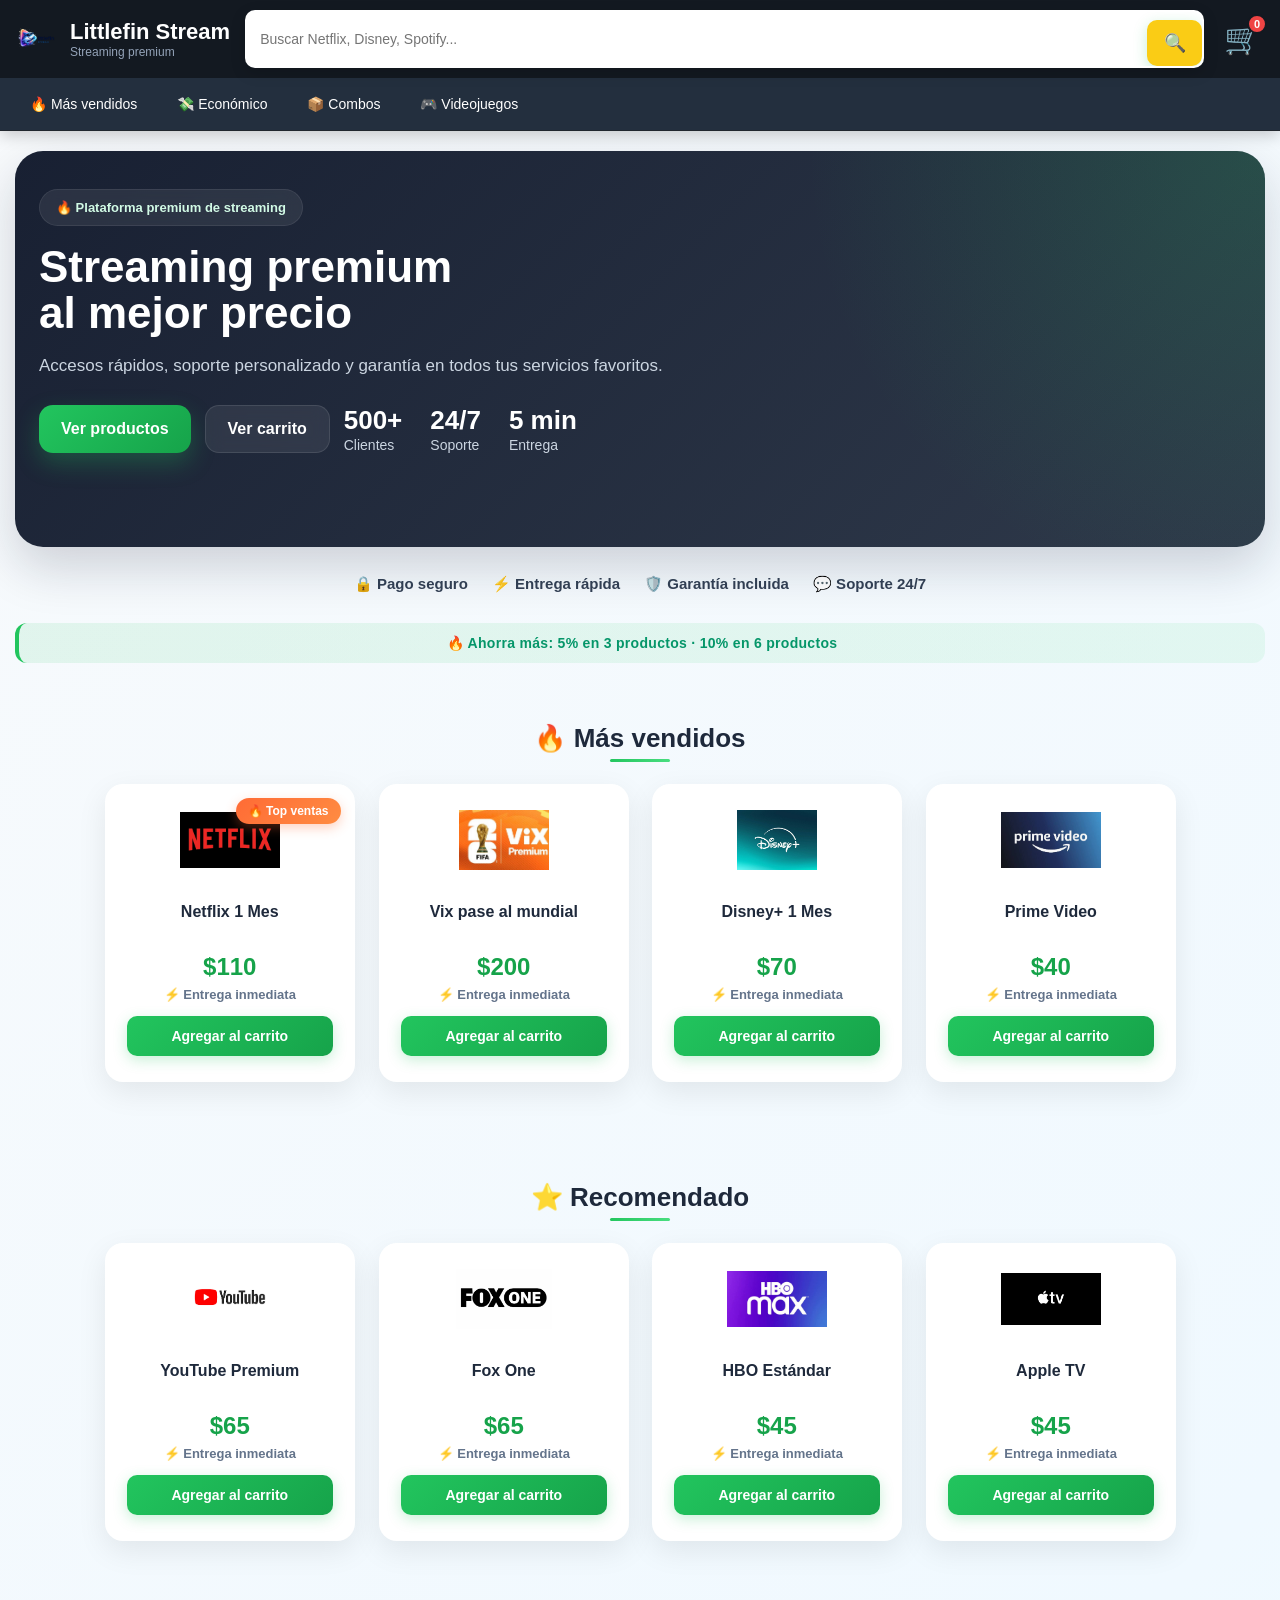
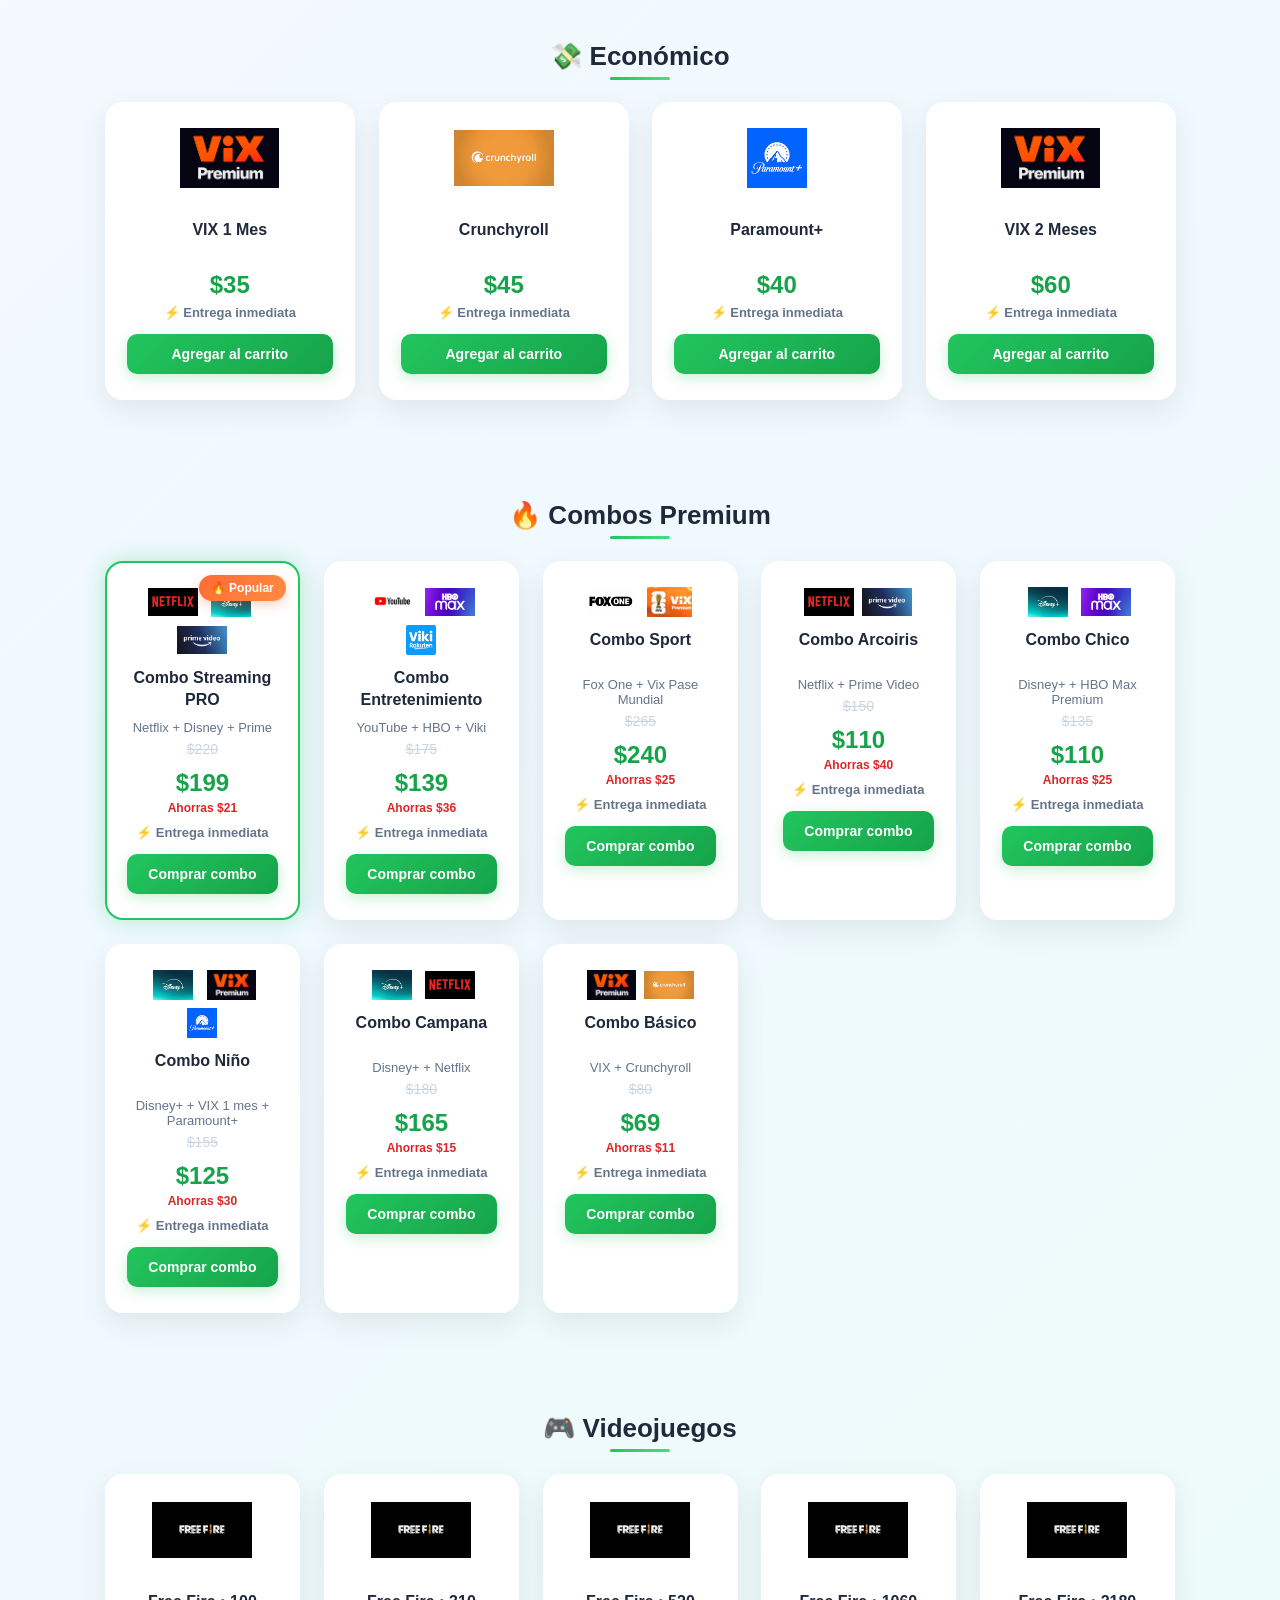
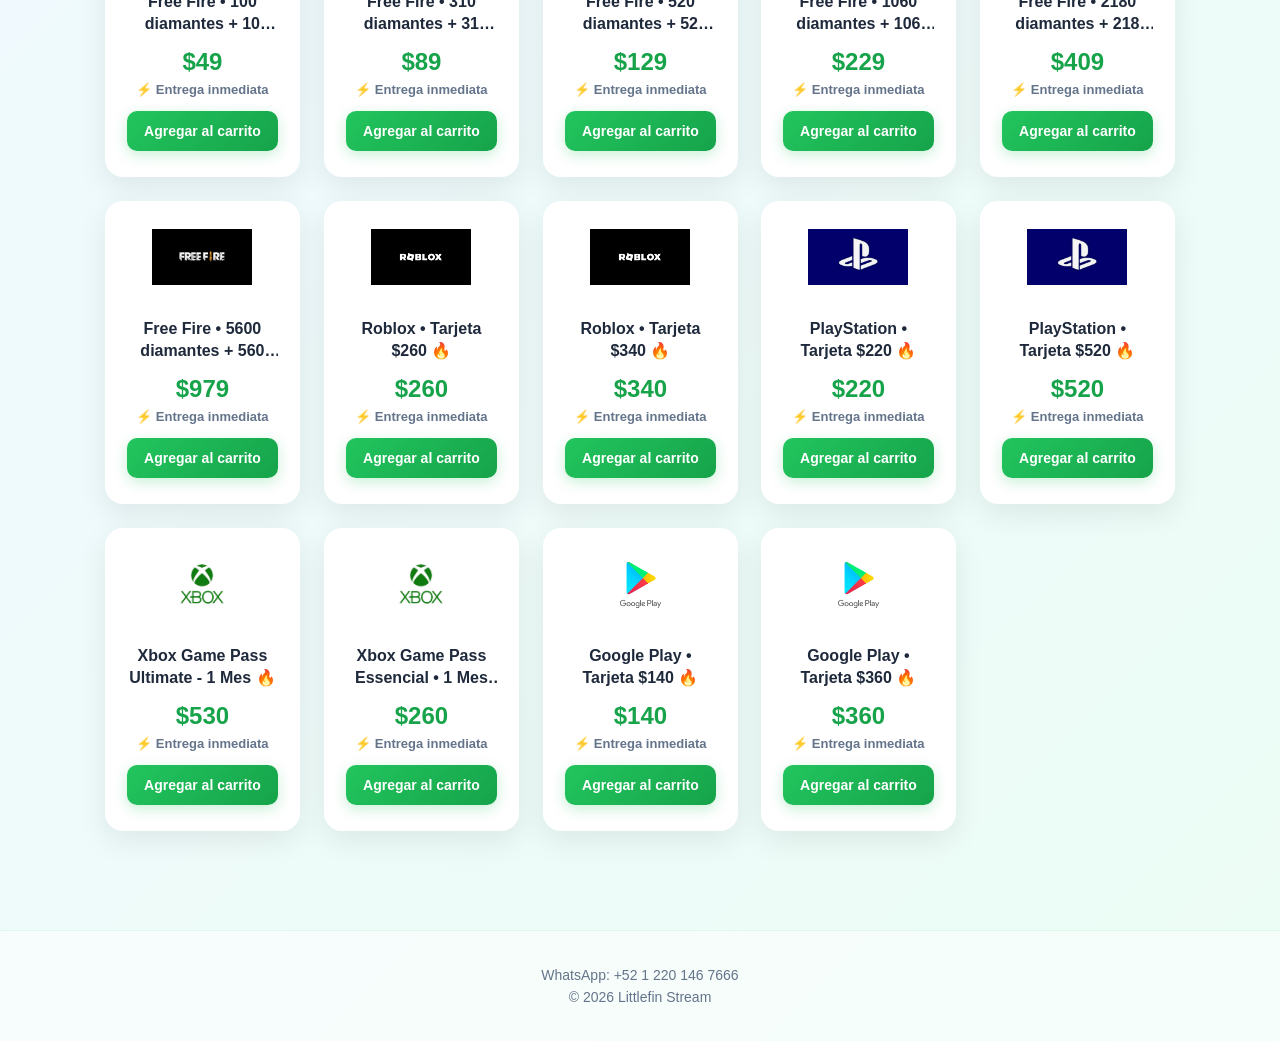
<file: index.html>
<!DOCTYPE html>
<html lang="es">
<head>

<meta charset="UTF-8">

<meta
  name="viewport"
  content="width=device-width, initial-scale=1.0"
>

<title>Littlefin Stream</title>

<meta
  name="description"
  content="Streaming premium al mejor precio. Netflix, Disney+, HBO Max, Prime Video, combos premium y videojuegos con entrega inmediata."
>

<link rel="stylesheet" href="styles.css">

<link rel="manifest" href="/manifest.json">
<meta name="theme-color" content="#22c55e">

</head>

<body>
  
<script>
if ("serviceWorker" in navigator) {
  navigator.serviceWorker.register("/sw.js");
}
</script>

<!-- ===================================================== -->
<!-- HEADER -->
<!-- ===================================================== -->

<header class="amazon-header">

  <div class="header-top">

    <!-- LOGO -->
    <a href="/" class="logo-container">

      <img
        src="logo.png"
        class="logo-principal"
        alt="Littlefin Stream"
      >

      <div class="logo-text">
        <h1>Littlefin Stream</h1>
        <p>Streaming premium</p>
      </div>

    </a>

    <!-- BUSCADOR -->
    <div class="search-container">

      <input
        type="text"
        id="buscador"
        placeholder="Buscar Netflix, Disney, Spotify..."
      >

      <button class="search-btn">
        🔍
      </button>

    </div>

    <!-- CARRITO -->
    <a href="/carrito" class="cart-icon">

      <span class="cart-emoji">
        🛒
      </span>

      <span
        class="cart-count"
        id="cart-count"
      ></span>

    </a>

  </div>

  <!-- NAV -->
  <nav class="header-nav">

    <a href="#productos">
      🔥 Más vendidos
    </a>

    <a href="#economico">
      💸 Económico
    </a>

    <a href="#combos">
      📦 Combos
    </a>

    <a href="#videojuegos">
      🎮 Videojuegos
    </a>

  </nav>

</header>

<!-- ===================================================== -->
<!-- HERO -->
<!-- ===================================================== -->

<section class="hero">

  <div class="hero-content">

    <div class="hero-badge">
      🔥 Plataforma premium de streaming
    </div>

    <h1>
      Streaming premium <br>
      al mejor precio
    </h1>

    <p>
      Accesos rápidos, soporte personalizado
      y garantía en todos tus servicios favoritos.
    </p>

    <!-- BOTONES -->
    <div class="hero-buttons">
<div class="hero-buttons">

<a href="#productos" class="hero-btn primary">
Ver productos
</a>

<a href="/carrito" class="hero-btn secondary">
Ver carrito
</a>

</div>

    <!-- STATS -->
    <div class="hero-stats">

      <div class="stat">
        <strong>500+</strong>
        <span>Clientes</span>
      </div>

      <div class="stat">
        <strong>24/7</strong>
        <span>Soporte</span>
      </div>

      <div class="stat">
        <strong>5 min</strong>
        <span>Entrega</span>
      </div>

    </div>

  </div>

</section>

<!-- ===================================================== -->
<!-- TRUST BAR -->
<!-- ===================================================== -->

<section class="trust-bar">

  <div>🔒 Pago seguro</div>

  <div>⚡ Entrega rápida</div>

  <div>🛡️ Garantía incluida</div>

  <div>💬 Soporte 24/7</div>

</section>

<!-- ===================================================== -->
<!-- PROMO -->
<!-- ===================================================== -->

<p class="promo">
🔥 Ahorra más: 5% en 3 productos · 10% en 6 productos
</p>

<!-- ===================================================== -->
<!-- MAIN -->
<!-- ===================================================== -->

<main>

<!-- ===================================================== -->
<!-- MÁS VENDIDOS -->
<!-- ===================================================== -->

<section
  class="section"
  id="productos"
>

  <h2>🔥 Más vendidos</h2>

  <div class="grid">

    <!-- NETFLIX -->
    <div class="card destacado-card">

      <span class="top-badge">
        🔥 Top ventas
      </span>

      <img
        src="Netflix.png"
        class="logo"
        loading="lazy"
        alt="Netflix"
      >

      <h3>Netflix 1 Mes</h3>

      <p class="price">$110</p>

      <p class="instantaneo">
        ⚡ Entrega inmediata
      </p>

      <button onclick="agregarCarrito('Netflix 1 Mes',110)">
        Agregar al carrito
      </button>

    </div>

    <!-- VIX -->
    <div class="card">

      <img
        src="pase.jpg"
        class="logo"
        loading="lazy"
        alt="Vix Mundial"
      >

      <h3>Vix pase al mundial</h3>

      <p class="price">$200</p>

      <p class="instantaneo">
        ⚡ Entrega inmediata
      </p>

      <button onclick="agregarCarrito('Vix pase al mundial',200)">
        Agregar al carrito
      </button>

    </div>

    <!-- DISNEY -->
    <div class="card">

      <img
        src="disney.jpg"
        class="logo"
        loading="lazy"
        alt="Disney+"
      >

      <h3>Disney+ 1 Mes</h3>

      <p class="price">$70</p>

      <p class="instantaneo">
        ⚡ Entrega inmediata
      </p>

      <button onclick="agregarCarrito('Disney+ 1 Mes',70)">
        Agregar al carrito
      </button>

    </div>

    <!-- PRIME -->
    <div class="card">

      <img
        src="prime.jpeg"
        class="logo"
        loading="lazy"
        alt="Prime Video"
      >

      <h3>Prime Video</h3>

      <p class="price">$40</p>

      <p class="instantaneo">
        ⚡ Entrega inmediata
      </p>

      <button onclick="agregarCarrito('Prime Video',40)">
        Agregar al carrito
      </button>

    </div>

  </div>

</section>


<!-- ===================================================== -->
<!-- RECOMENDADO -->
<!-- ===================================================== -->

<section class="section">

  <h2>⭐ Recomendado</h2>

  <div class="grid">

    <div class="card">

      <img
        src="youTube.png"
        class="logo"
        loading="lazy"
        alt="YouTube Premium"
      >

      <h3>YouTube Premium</h3>

      <p class="price">$65</p>

      <p class="instantaneo">
        ⚡ Entrega inmediata
      </p>

      <button onclick="agregarCarrito('YouTube Premium',65)">
        Agregar al carrito
      </button>

    </div>

    <div class="card">

      <img
        src="fox.png"
        class="logo"
        loading="lazy"
        alt="Fox One"
      >

      <h3>Fox One</h3>

      <p class="price">$65</p>

      <p class="instantaneo">
        ⚡ Entrega inmediata
      </p>

      <button onclick="agregarCarrito('Fox One',65)">
        Agregar al carrito
      </button>

    </div>

    <div class="card">

      <img
        src="max.jpeg"
        class="logo"
        loading="lazy"
        alt="HBO Max"
      >

      <h3>HBO Estándar</h3>

      <p class="price">$45</p>

      <p class="instantaneo">
        ⚡ Entrega inmediata
      </p>

      <button onclick="agregarCarrito('HBO Estándar',45)">
        Agregar al carrito
      </button>

    </div>

    <div class="card">

      <img
        src="Apple.png"
        class="logo"
        loading="lazy"
        alt="Apple TV"
      >

      <h3>Apple TV</h3>

      <p class="price">$45</p>

      <p class="instantaneo">
        ⚡ Entrega inmediata
      </p>

      <button onclick="agregarCarrito('Apple TV',45)">
        Agregar al carrito
      </button>

    </div>

  </div>

</section>

<!-- ===================================================== -->
<!-- ECONÓMICO -->
<!-- ===================================================== -->

<section
  class="section"
  id="economico"
>

  <h2>💸 Económico</h2>

  <div class="grid">

    <div class="card">

      <img
        src="vix.jpg"
        class="logo"
        loading="lazy"
        alt="VIX"
      >

      <h3>VIX 1 Mes</h3>

      <p class="price">$35</p>

      <p class="instantaneo">
        ⚡ Entrega inmediata
      </p>

      <button onclick="agregarCarrito('VIX 1 Mes',35)">
        Agregar al carrito
      </button>

    </div>

    <div class="card">

      <img
        src="crunchyroll.jpeg"
        class="logo"
        loading="lazy"
        alt="Crunchyroll"
      >

      <h3>Crunchyroll</h3>

      <p class="price">$45</p>

      <p class="instantaneo">
        ⚡ Entrega inmediata
      </p>

      <button onclick="agregarCarrito('Crunchyroll',45)">
        Agregar al carrito
      </button>

    </div>

    <div class="card">

      <img
        src="paramount.jpeg"
        class="logo"
        loading="lazy"
        alt="Paramount+"
      >

      <h3>Paramount+</h3>

      <p class="price">$40</p>

      <p class="instantaneo">
        ⚡ Entrega inmediata
      </p>

      <button onclick="agregarCarrito('Paramount+',40)">
        Agregar al carrito
      </button>

    </div>

    <div class="card">

      <img
        src="vix.jpg"
        class="logo"
        loading="lazy"
        alt="VIX"
      >

      <h3>VIX 2 Meses</h3>

      <p class="price">$60</p>

      <p class="instantaneo">
        ⚡ Entrega inmediata
      </p>

      <button onclick="agregarCarrito('VIX 2 Meses',60)">
        Agregar al carrito
      </button>

    </div>

  </div>

</section>


<!-- ================= COMBOS PREMIUM ================= -->
<section class="section combos" id="combos">
  <h2>🔥 Combos Premium</h2>

  <div class="grid">

    <!-- COMBO TOP -->
    <div class="card combo destacado">

      <div class="badge">🔥 Popular</div>

      <div class="logos-container">
        <img src="Netflix.png" class="logo-mini" alt="Netflix">
        <img src="disney.jpg" class="logo-mini" alt="Disney+">
        <img src="prime.jpeg" class="logo-mini" alt="Prime Video">
      </div>

      <h3>Combo Streaming PRO</h3>

      <p>Netflix + Disney + Prime</p>

      <p class="old-price">$220</p>

      <p class="price">$199</p>

      <p class="ahorro">Ahorras $21</p>

      <p class="instantaneo">
        ⚡ Entrega inmediata
      </p>

      <button onclick="agregarCarrito('Combo Streaming PRO',199)">
        Comprar combo
      </button>

    </div>

    <!-- ENTRETENIMIENTO -->
    <div class="card combo">

      <div class="logos-container">
        <img src="youTube.png" class="logo-mini" alt="YouTube">
        <img src="max.jpeg" class="logo-mini" alt="HBO">
        <img src="viki.png" class="logo-mini" alt="Viki">
      </div>

      <h3>Combo Entretenimiento</h3>

      <p>YouTube + HBO + Viki</p>

      <p class="old-price">$175</p>

      <p class="price">$139</p>

      <p class="ahorro">Ahorras $36</p>

      <p class="instantaneo">
        ⚡ Entrega inmediata
      </p>

      <button onclick="agregarCarrito('Combo Entretenimiento',139)">
        Comprar combo
      </button>

    </div>

    <!-- COMBO SPORT -->
    <div class="card combo Sport">

      <div class="logos-container">
        <img src="fox.png" class="logo-mini" alt="Fox One">
        <img src="pase.jpg" class="logo-mini" alt="Vix Mundial">
      </div>

      <h3>Combo Sport</h3>

      <p>Fox One + Vix Pase Mundial</p>

      <p class="old-price">$265</p>

      <p class="price">$240</p>

      <p class="ahorro">Ahorras $25</p>

      <p class="instantaneo">
        ⚡ Entrega inmediata
      </p>

      <button onclick="agregarCarrito('Combo Sport',240)">
        Comprar combo
      </button>

    </div>

    <!-- COMBO ARCOIRIS -->
    <div class="card combo Arcoiris">

      <div class="logos-container">
        <img src="Netflix.png" class="logo-mini" alt="Netflix">
        <img src="prime.jpeg" class="logo-mini" alt="Prime Video">
      </div>

      <h3>Combo Arcoiris</h3>

      <p>Netflix + Prime Video</p>

      <p class="old-price">$150</p>

      <p class="price">$110</p>

      <p class="ahorro">Ahorras $40</p>

      <p class="instantaneo">
        ⚡ Entrega inmediata
      </p>

      <button onclick="agregarCarrito('Combo Arcoiris',110)">
        Comprar combo
      </button>

    </div>

    <!-- COMBO CHICO -->
    <div class="card combo Chico">

      <div class="logos-container">
        <img src="disney.jpg" class="logo-mini" alt="Disney+">
        <img src="max.jpeg" class="logo-mini" alt="HBO Max">
      </div>

      <h3>Combo Chico</h3>

      <p>Disney+ + HBO Max Premium</p>

      <p class="old-price">$135</p>

      <p class="price">$110</p>

      <p class="ahorro">Ahorras $25</p>

      <p class="instantaneo">
        ⚡ Entrega inmediata
      </p>

      <button onclick="agregarCarrito('Combo Chico',110)">
        Comprar combo
      </button>

    </div>

    <!-- COMBO NIÑO -->
    <div class="card combo Niño">

      <div class="logos-container">
        <img src="disney.jpg" class="logo-mini" alt="Disney+">
        <img src="vix.jpg" class="logo-mini" alt="VIX">
        <img src="paramount.jpeg" class="logo-mini" alt="Paramount+">
      </div>

      <h3>Combo Niño</h3>

      <p>Disney+ + VIX 1 mes + Paramount+</p>

      <p class="old-price">$155</p>

      <p class="price">$125</p>

      <p class="ahorro">Ahorras $30</p>

      <p class="instantaneo">
        ⚡ Entrega inmediata
      </p>

      <button onclick="agregarCarrito('Combo Niño',125)">
        Comprar combo
      </button>

    </div>

    <!-- COMBO CAMPANA -->
    <div class="card combo Campana">

      <div class="logos-container">
        <img src="disney.jpg" class="logo-mini" alt="Disney+">
        <img src="Netflix.png" class="logo-mini" alt="Netflix">
      </div>

      <h3>Combo Campana</h3>

      <p>Disney+ + Netflix</p>

      <p class="old-price">$180</p>

      <p class="price">$165</p>

      <p class="ahorro">Ahorras $15</p>

      <p class="instantaneo">
        ⚡ Entrega inmediata
      </p>

      <button onclick="agregarCarrito('Combo Campana',165)">
        Comprar combo
      </button>

    </div>

    <!-- COMBO BÁSICO -->
    <div class="card combo">

      <div class="logos-container">
        <img src="vix.jpg" class="logo-mini" alt="VIX">
        <img src="crunchyroll.jpeg" class="logo-mini" alt="Crunchyroll">
      </div>

      <h3>Combo Básico</h3>

      <p>VIX + Crunchyroll</p>

      <p class="old-price">$80</p>

      <p class="price">$69</p>

      <p class="ahorro">Ahorras $11</p>

      <p class="instantaneo">
        ⚡ Entrega inmediata
      </p>

      <button onclick="agregarCarrito('Combo Básico',69)">
        Comprar combo
      </button>

    </div>

  </div>
</section>

<!-- ================= VIDEOJUEGOS ================= -->
<section class="section" id="videojuegos">

  <h2>🎮 Videojuegos</h2>

  <div class="grid">

    <!-- FREE FIRE -->
    <div class="card">
      <img src="free.png" class="logo" loading="lazy" alt="Free Fire">
      <h3>Free Fire • 100 diamantes + 10 bonus 🔥</h3>
      <p class="price">$49</p>
      <p class="instantaneo">⚡ Entrega inmediata</p>
      <button onclick="agregarCarrito('Free Fire - 100 diamantes + 10 bonus', 49)">
        Agregar al carrito
      </button>
    </div>

    <div class="card">
      <img src="free.png" class="logo" loading="lazy" alt="Free Fire">
      <h3>Free Fire • 310 diamantes + 31 bonus 🔥</h3>
      <p class="price">$89</p>
      <p class="instantaneo">⚡ Entrega inmediata</p>
      <button onclick="agregarCarrito('Free Fire - 310 diamantes + 31 bonus', 89)">
        Agregar al carrito
      </button>
    </div>

    <div class="card">
      <img src="free.png" class="logo" loading="lazy" alt="Free Fire">
      <h3>Free Fire • 520 diamantes + 52 bonus 🔥</h3>
      <p class="price">$129</p>
      <p class="instantaneo">⚡ Entrega inmediata</p>
      <button onclick="agregarCarrito('Free Fire - 520 diamantes + 52 bonus', 129)">
        Agregar al carrito
      </button>
    </div>

    <div class="card">
      <img src="free.png" class="logo" loading="lazy" alt="Free Fire">
      <h3>Free Fire • 1060 diamantes + 106 bonus 🔥</h3>
      <p class="price">$229</p>
      <p class="instantaneo">⚡ Entrega inmediata</p>
      <button onclick="agregarCarrito('Free Fire - 1060 diamantes + 106 bonus', 229)">
        Agregar al carrito
      </button>
    </div>

    <div class="card">
      <img src="free.png" class="logo" loading="lazy" alt="Free Fire">
      <h3>Free Fire • 2180 diamantes + 218 bonus 🔥</h3>
      <p class="price">$409</p>
      <p class="instantaneo">⚡ Entrega inmediata</p>
      <button onclick="agregarCarrito('Free Fire - 2180 diamantes + 218 bonus', 409)">
        Agregar al carrito
      </button>
    </div>

    <div class="card">
      <img src="free.png" class="logo" loading="lazy" alt="Free Fire">
      <h3>Free Fire • 5600 diamantes + 560 bonus 🔥</h3>
      <p class="price">$979</p>
      <p class="instantaneo">⚡ Entrega inmediata</p>
      <button onclick="agregarCarrito('Free Fire - 5600 diamantes + 560 bonus', 979)">
        Agregar al carrito
      </button>
    </div>

    <!-- ROBLOX -->
    <div class="card">
      <img src="roblox.png" class="logo" loading="lazy" alt="Roblox">
      <h3>Roblox • Tarjeta $260 🔥</h3>
      <p class="price">$260</p>
      <p class="instantaneo">⚡ Entrega inmediata</p>
      <button onclick="agregarCarrito('Roblox - Tarjeta $260', 260)">
        Agregar al carrito
      </button>
    </div>

    <div class="card">
      <img src="roblox.png" class="logo" loading="lazy" alt="Roblox">
      <h3>Roblox • Tarjeta $340 🔥</h3>
      <p class="price">$340</p>
      <p class="instantaneo">⚡ Entrega inmediata</p>
      <button onclick="agregarCarrito('Roblox - Tarjeta $340', 340)">
        Agregar al carrito
      </button>
    </div>

    <!-- PLAYSTATION -->
    <div class="card">
      <img src="station.jpeg" class="logo" loading="lazy" alt="PlayStation">
      <h3>PlayStation • Tarjeta $220 🔥</h3>
      <p class="price">$220</p>
      <p class="instantaneo">⚡ Entrega inmediata</p>
      <button onclick="agregarCarrito('PlayStation - Tarjeta $220', 220)">
        Agregar al carrito
      </button>
    </div>

    <div class="card">
      <img src="station.jpeg" class="logo" loading="lazy" alt="PlayStation">
      <h3>PlayStation • Tarjeta $520 🔥</h3>
      <p class="price">$520</p>
      <p class="instantaneo">⚡ Entrega inmediata</p>
      <button onclick="agregarCarrito('PlayStation - Tarjeta $520', 520)">
        Agregar al carrito
      </button>
    </div>

    <!-- XBOX -->
    <div class="card">
      <img src="xbox.jpeg" class="logo" loading="lazy" alt="Xbox">
      <h3>Xbox Game Pass Ultimate - 1 Mes 🔥</h3>
      <p class="price">$530</p>
      <p class="instantaneo">⚡ Entrega inmediata</p>
      <button onclick="agregarCarrito('Xbox - Game Pass', 530)">
        Agregar al carrito
      </button>
    </div>

    <div class="card">
      <img src="xbox.jpeg" class="logo" loading="lazy" alt="Xbox">
      <h3>Xbox Game Pass Essencial • 1 Mes 🔥</h3>
      <p class="price">$260</p>
      <p class="instantaneo">⚡ Entrega inmediata</p>
      <button onclick="agregarCarrito('Xbox - Tarjeta $260', 260)">
        Agregar al carrito
      </button>
    </div>

    <!-- GOOGLE PLAY -->
    <div class="card">
      <img src="play.png" class="logo" loading="lazy" alt="Google Play">
      <h3>Google Play • Tarjeta $140 🔥</h3>
      <p class="price">$140</p>
      <p class="instantaneo">⚡ Entrega inmediata</p>
      <button onclick="agregarCarrito('Google Play - Tarjeta $140', 140)">
        Agregar al carrito
      </button>
    </div>

    <div class="card">
      <img src="play.png" class="logo" loading="lazy" alt="Google Play">
      <h3>Google Play • Tarjeta $360 🔥</h3>
      <p class="price">$360</p>
      <p class="instantaneo">⚡ Entrega inmediata</p>
      <button onclick="agregarCarrito('Google Play - Tarjeta $360', 360)">
        Agregar al carrito
      </button>
    </div>

</div>
</section>

</main>

<!-- ===================================================== -->
<!-- FOOTER -->
<!-- ===================================================== -->

<footer>

  <p>
    WhatsApp: +52 1 220 146 7666
  </p>

  <p>
    © 2026 Littlefin Stream
  </p>

</footer>

<script src="script.js"></script>

</body>
</html>
</file>
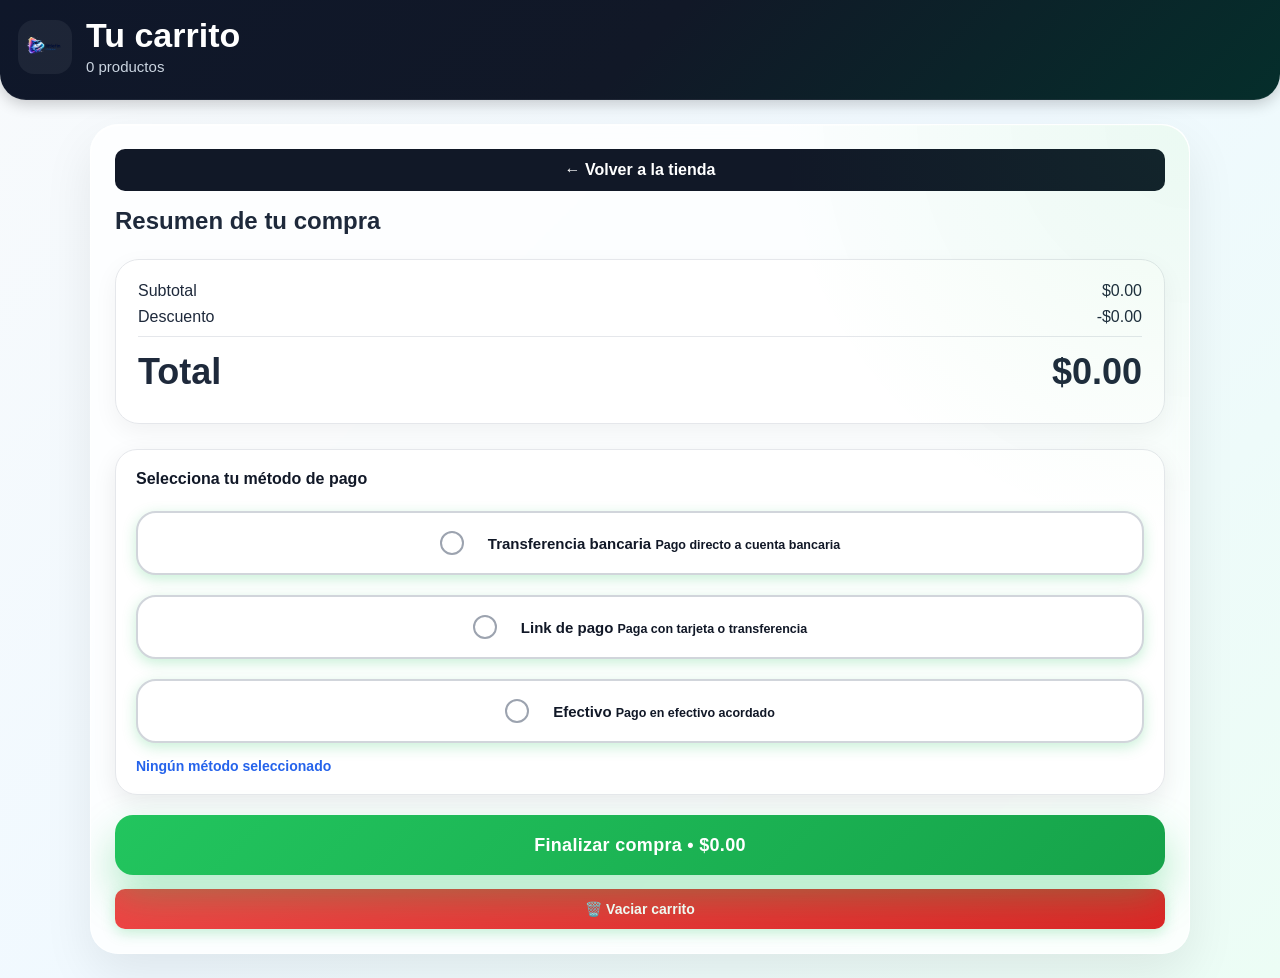
<file: carrito.html>
<!DOCTYPE html>
<html lang="es">
<head>
<meta charset="UTF-8">
<meta name="viewport" content="width=device-width, initial-scale=1.0">
<title>Carrito - Littlefin Stream</title>
<link rel="stylesheet" href="styles.css">
</head>

<body>

<header class="amazon-header carrito-header">

  <div class="header-top">

    </a>

    <div class="carrito-title">
      <img src="logo.png" class="logo-principal" alt="Littlefin">
      <div>
        <h1>Tu carrito</h1>
        <p id="cantidad-productos">0 productos</p>
      </div>
    </div>

  </div>

</header>

<main>

<div class="carrito-page">

  <a href="/" class="btn-regresar">← Volver a la tienda</a>
  <h2>Resumen de tu compra</h2>

  <!-- PRODUCTOS -->
  <div id="lista-carrito"></div>

  <!-- RESUMEN -->
  <div class="resumen">
    <p>
      Subtotal
      <span id="subtotal">$0</span>
    </p>

    <p>
      Descuento
      <span id="descuento">$0</span>
    </p>

    <h3>
      Total
      <span id="total">$0</span>
    </h3>
  </div>

  <!-- MÉTODO DE PAGO -->
  <div class="metodo-pago">

    <p class="titulo-pago">
      Selecciona tu método de pago
    </p>

    <div class="opciones">

      <!-- TRANSFERENCIA -->
      <button
        onclick="seleccionarPago('Transferencia')"
        id="btn-transferencia"
        class="opcion-pago"
      >
        <span class="radio"></span>

        <div class="info-pago">
          <strong>Transferencia bancaria</strong>
          <small>Pago directo a cuenta bancaria</small>
        </div>
      </button>

      <!-- LINK -->
      <button
        onclick="seleccionarPago('Link de pago')"
        id="btn-link"
        class="opcion-pago"
      >
        <span class="radio"></span>

        <div class="info-pago">
          <strong>Link de pago</strong>
          <small>Paga con tarjeta o transferencia</small>
        </div>
      </button>

      <!-- EFECTIVO -->
      <button
        onclick="seleccionarPago('Efectivo')"
        id="btn-efectivo"
        class="opcion-pago"
      >
        <span class="radio"></span>

        <div class="info-pago">
          <strong>Efectivo</strong>
          <small>Pago en efectivo acordado</small>
        </div>
      </button>

    </div>

    <!-- MÉTODO SELECCIONADO -->
    <div id="metodo-seleccionado">
      Ningún método seleccionado
    </div>

  </div>

<!-- BOTONES -->
<button onclick="pagar()" class="btn-pagar">
  🔒 Finalizar compra segura
</button>

<button onclick="vaciarCarrito()" class="btn-vaciar">
  🗑️ Vaciar carrito
</button>

</div>

</main>

<script src="script.js"></script>

<script>

/* ================= RESTAURAR MÉTODO ================= */

const metodoGuardado = localStorage.getItem("metodoPago");

if (metodoGuardado) {

  if (metodoGuardado === "Transferencia") {
    document.getElementById("btn-transferencia")?.classList.add("activo");

  } else if (metodoGuardado === "Link de pago") {
    document.getElementById("btn-link")?.classList.add("activo");

  } else if (metodoGuardado === "Efectivo") {
    document.getElementById("btn-efectivo")?.classList.add("activo");
  }

  document.getElementById("metodo-seleccionado").textContent =
    `Método seleccionado: ${metodoGuardado}`;
}

</script>

</body>
</html>
</file>
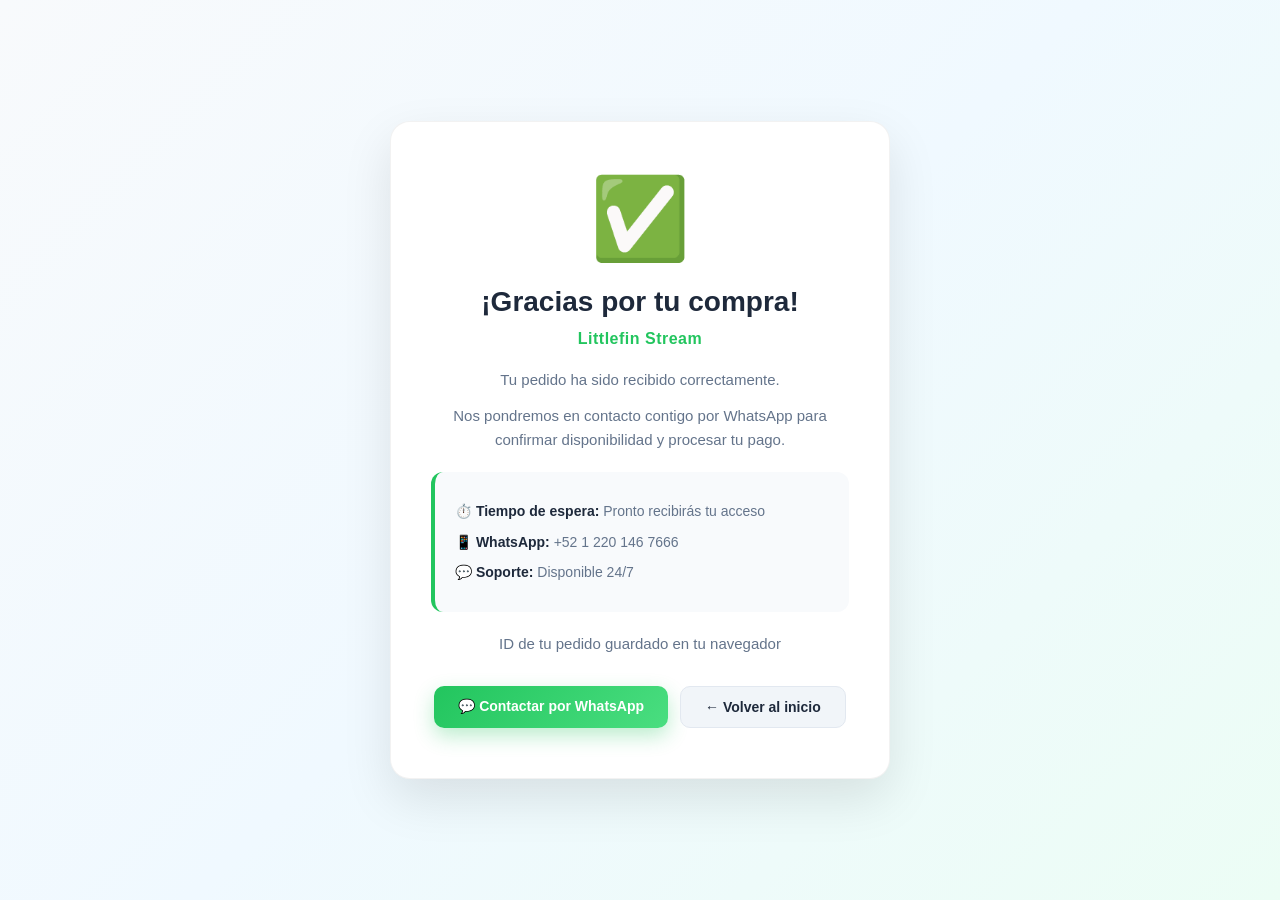
<file: gracias.html>
<!DOCTYPE html>
<html lang="es">
<head>
<meta charset="UTF-8">
<meta name="viewport" content="width=device-width, initial-scale=1.0">
<title>¡Gracias por tu compra! - Littlefin Stream</title>

<style>
* {
  margin: 0;
  padding: 0;
  box-sizing: border-box;
}

body {
  font-family: -apple-system, BlinkMacSystemFont, 'Segoe UI', 'Roboto', sans-serif;
  background: linear-gradient(135deg, #f8fafc 0%, #f0f9ff 50%, #ecfdf5 100%);
  color: #1e293b;
  display: flex;
  align-items: center;
  justify-content: center;
  min-height: 100vh;
  padding: 20px;
}

/* CONTENEDOR */
.container {
  text-align: center;
  padding: 50px 40px;
  background: white;
  border-radius: 20px;
  box-shadow: 0 20px 50px rgba(0,0,0,0.1);
  border: 1px solid rgba(0,0,0,0.05);
  max-width: 500px;
  animation: slideUp 0.6s cubic-bezier(0.34, 1.56, 0.64, 1);
}

@keyframes slideUp {
  from {
    opacity: 0;
    transform: translateY(30px);
  }
  to {
    opacity: 1;
    transform: translateY(0);
  }
}

/* CHECK */
.check {
  font-size: 80px;
  color: #22c55e;
  animation: pop 0.8s cubic-bezier(0.34, 1.56, 0.64, 1);
  margin-bottom: 20px;
}

@keyframes pop {
  0% { 
    transform: scale(0) rotate(-180deg);
    opacity: 0;
  }
  100% { 
    transform: scale(1) rotate(0);
    opacity: 1;
  }
}

/* TITULO */
h1 {
  margin-bottom: 12px;
  font-size: 28px;
  font-weight: 700;
  color: #1e293b;
}

/* SUBTÍTULO */
h2 {
  color: #22c55e;
  font-size: 16px;
  font-weight: 600;
  margin-bottom: 20px;
  letter-spacing: 0.5px;
}

/* TEXTO */
p {
  color: #64748b;
  font-size: 15px;
  line-height: 1.6;
  margin-bottom: 12px;
}

.detalles {
  background: #f8fafc;
  padding: 20px;
  border-radius: 12px;
  margin: 20px 0;
  border-left: 4px solid #22c55e;
  text-align: left;
}

.detalles p {
  margin: 8px 0;
  font-size: 14px;
}

.detalles strong {
  color: #1e293b;
  font-weight: 600;
}

/* BOTONES */
.buttons {
  display: flex;
  gap: 12px;
  margin-top: 30px;
  flex-wrap: wrap;
  justify-content: center;
}

a {
  padding: 12px 24px;
  border-radius: 10px;
  text-decoration: none;
  font-weight: 600;
  font-size: 14px;
  transition: all 0.3s cubic-bezier(0.34, 1.56, 0.64, 1);
  display: inline-block;
}

.btn-whatsapp {
  background: linear-gradient(135deg, #22c55e, #4ade80);
  color: white;
  box-shadow: 0 8px 20px rgba(34,197,94,0.3);
}

.btn-whatsapp:hover {
  transform: translateY(-2px);
  box-shadow: 0 12px 30px rgba(34,197,94,0.4);
}

.btn-inicio {
  background: #f1f5f9;
  color: #1e293b;
  border: 1px solid #e2e8f0;
}

.btn-inicio:hover {
  background: #e2e8f0;
}

/* RESPONSIVE */
@media (max-width: 600px) {
  .container {
    padding: 40px 20px;
  }

  h1 {
    font-size: 24px;
  }

  .check {
    font-size: 60px;
  }

  .buttons {
    flex-direction: column;
  }

  a {
    width: 100%;
  }
}
</style>

</head>

<body>

<div class="container">
  <div class="check">✅</div>
  
  <h1>¡Gracias por tu compra!</h1>
  <h2>Littlefin Stream</h2>
  
  <p>Tu pedido ha sido recibido correctamente.</p>
  <p>Nos pondremos en contacto contigo por WhatsApp para confirmar disponibilidad y procesar tu pago.</p>

  <div class="detalles">
    <p><strong>⏱️ Tiempo de espera:</strong> Pronto recibirás tu acceso</p>
    <p><strong>📱 WhatsApp:</strong> +52 1 220 146 7666</p>
    <p><strong>💬 Soporte:</strong> Disponible 24/7</p>
  </div>

  <p>ID de tu pedido guardado en tu navegador</p>

  <div class="buttons">
    <a href="https://wa.me/5212201467666?text=Hola,%20quiero%20consultar%20mi%20pedido" class="btn-whatsapp">
      💬 Contactar por WhatsApp
    </a>
    <a href="/" class="btn-inicio">
      ← Volver al inicio
    </a>
  </div>
</div>

<script>
// 🔥 Mostrar ID del pedido
const pedido = localStorage.getItem("ultimoPedido");
if (pedido) {
  // Si hay un elemento para mostrar el ID, pero en este diseño no lo hay
  // Podrías agregar un párrafo si quieres mostrarlo
}

// 🔥 Auto redirección (opcional, comentado para evitar redirección automática)
let tiempo = 5;
// const contador = document.getElementById("segundos");
// const intervalo = setInterval(() => {
//   tiempo--;
//   if (contador) contador.textContent = tiempo;
//   if (tiempo <= 0) {
//     clearInterval(intervalo);
//     window.location.href = "index.html";
//   }
// }, 1000);
</script>

</body>
</html>
</file>
<file: styles.css>
/* ================= RESET ================= */
* {
  margin: 0;
  padding: 0;
  box-sizing: border-box;
}

html {
  scroll-behavior: smooth;
}

/* ================= BODY ================= */
body {
  font-family: -apple-system, BlinkMacSystemFont, 'Segoe UI', 'Roboto', sans-serif;
  background: linear-gradient(135deg, #f8fafc 0%, #f0f9ff 50%, #ecfdf5 100%);
  color: #1e293b;
  min-height: 100vh;
  overflow-x: hidden;
  -webkit-tap-highlight-color: transparent;
}

main {
  max-width: 1240px;
  margin: 0 auto;
  padding: 0 16px;
}

/* ================= PROMO ================= */
.promo {
  text-align: center;

  background: linear-gradient(
    135deg,
    rgba(34,197,94,0.1),
    rgba(74,222,128,0.1)
  );

  color: #059669;

  font-weight: 600;

  margin: 20px 15px;

  padding: 12px 20px;

  border-radius: 12px;

  border-left: 4px solid #22c55e;

  font-size: 14px;

  letter-spacing: 0.3px;
}

/* ================= TRUST BAR ================= */

.trust-bar {
  display: flex;

  justify-content: center;

  align-items: center;

  gap: 24px;

  flex-wrap: wrap;

  margin: 18px auto;

  padding: 10px 20px;

  max-width: 1100px;

  color: #334155;

  font-size: 15px;

  font-weight: 600;
}

.trust-bar div {
  display: flex;

  align-items: center;

  gap: 8px;
}

/* ================= HERO PREMIUM ================= */

.hero {
  position: relative;

  margin: 20px 15px 10px;

  padding: 38px 24px;

  border-radius: 28px;

  overflow: hidden;

  background:
    linear-gradient(
      135deg,
      rgba(15,23,42,0.96),
      rgba(30,41,59,0.92)
    );

  box-shadow:
    0 20px 50px rgba(15,23,42,0.18);

  color: white;
}

.hero::before {
  content: "";

  position: absolute;

  inset: 0;

  background:
    radial-gradient(
      circle at top right,
      rgba(34,197,94,0.18),
      transparent 35%
    );

  pointer-events: none;
}

.hero-content {
  position: relative;
  z-index: 2;
}

.hero-badge {
  display: inline-flex;

  align-items: center;

  gap: 8px;

  background: rgba(255,255,255,0.08);

  border: 1px solid rgba(255,255,255,0.08);

  padding: 10px 16px;

  border-radius: 999px;

  font-size: 13px;

  font-weight: 600;

  color: #d1fae5;

  margin-bottom: 18px;

  backdrop-filter: blur(8px);
}

.hero h1 {
  font-size: 44px;

  line-height: 1.05;

  font-weight: 800;

  margin-bottom: 16px;

  max-width: 650px;
}

.hero p {
  font-size: 17px;

  line-height: 1.7;

  color: #cbd5e1;

  max-width: 650px;

  margin-bottom: 24px;
}

@media (max-width: 768px) {

  .hero {
    padding: 20px 16px;
    border-radius: 0 0 24px 24px;
  }

  .hero h1 {
    font-size: 34px;
  }

}

/* ================= HERO BUTTONS ================= */

.hero-buttons {
  display: flex;

  gap: 14px;

  flex-wrap: wrap;

  margin-bottom: 28px;
}

.hero-btn {
  display: inline-flex;

  align-items: center;
  justify-content: center;

  text-decoration: none;

  padding: 14px 22px;

  border-radius: 14px;

  font-weight: 700;

  transition: all 0.25s ease;
}

.hero-btn.primary {
  background: linear-gradient(
    135deg,
    #22c55e,
    #16a34a
  );

  color: white;

  box-shadow:
    0 10px 25px rgba(34,197,94,0.28);
}

.hero-btn.primary:hover {
  transform: translateY(-2px);
}

.hero-btn.secondary {
  background: rgba(255,255,255,0.08);

  border: 1px solid rgba(255,255,255,0.1);

  color: white;

  backdrop-filter: blur(8px);
}

.hero-btn.secondary:hover {
  background: rgba(255,255,255,0.12);
}

/* ================= HERO STATS ================= */

.hero-stats {
  display: flex;

  gap: 28px;

  flex-wrap: wrap;
}

.stat strong {
  display: block;

  font-size: 26px;

  color: white;
}

.stat span {
  font-size: 14px;

  color: #cbd5e1;
}

/* ================= SECTIONS ================= */

.section {
  padding: 40px 15px;
  scroll-margin-top: 80px;
  margin-top: 20px;
}

.section h2 {
  text-align: center;

  margin-bottom: 30px;

  font-size: 26px;
  font-weight: 700;

  color: #1e293b;

  position: relative;

  display: inline-block;

  width: 100%;
}

.section h2::after {
  content: '';

  position: absolute;

  bottom: -8px;
  left: 50%;

  transform: translateX(-50%);

  width: 60px;
  height: 3px;

  background: linear-gradient(
    135deg,
    #22c55e,
    #4ade80
  );

  border-radius: 2px;
}

/* ================= GRID ================= */

.grid {
  display: grid;

  grid-template-columns:
    repeat(auto-fit, minmax(180px, 1fr));

  gap: 24px;

  max-width: 1100px;

  margin: auto;

  padding: 0 15px;
}

/* ================= CARDS ================= */

.card {
  background: white;

  padding: 24px 20px;

  border-radius: 18px;

  text-align: center;

  transition: all 0.4s cubic-bezier(
    0.34,
    1.56,
    0.64,
    1
  );

  box-shadow:
    0 10px 30px rgba(0,0,0,0.08);

  border: 2px solid transparent;

  position: relative;

  overflow: hidden;

  isolation: isolate;

  will-change: transform;

  backdrop-filter: blur(8px);
}

.card::before {
  content: '';

  position: absolute;

  top: 0;
  left: -100%;

  width: 100%;
  height: 100%;

  background: linear-gradient(
    90deg,
    transparent,
    rgba(255,255,255,0.3),
    transparent
  );

  transition: left 0.5s;

  pointer-events: none;

  z-index: 0;
}

.card:hover::before {
  left: 100%;
}

.card:hover {
  border-color: #22c55e;

  transform:
    translateY(-12px)
    scale(1.04);

  box-shadow:
    0 20px 40px rgba(34,197,94,0.2);
}

.card > * {
  position: relative;
  z-index: 1;
}

/* ================= BADGE ================= */

.top-badge,
.badge {
  position: absolute;

  top: 12px;
  right: 12px;

  background: linear-gradient(
    135deg,
    #ff6b35,
    #ff8c42
  );

  color: white;

  padding: 6px 12px;

  border-radius: 20px;

  font-size: 12px;

  font-weight: 700;

  z-index: 2;

  box-shadow:
    0 4px 12px rgba(255,107,53,0.3);
}

/* ================= LOGOS ================= */

.logo {
  width: 100px;
  height: 60px;

  object-fit: contain;

  margin-bottom: 15px;

  transition: transform 0.3s ease;
}

.card:hover .logo {
  transform: scale(1.08);
}

/* ================= TEXT ================= */

.card h3 {
  margin: 12px 0 8px;

  font-size: 16px;
  font-weight: 600;

  color: #1e293b;

  line-height: 1.4;

  min-height: 40px;

  display: -webkit-box;

  -webkit-line-clamp: 2;

  -webkit-box-orient: vertical;

  overflow: hidden;
}

.card p:not(.price):not(.old-price):not(.ahorro) {
  font-size: 13px;

  color: #64748b;

  margin: 6px 0;
}

.price {
  font-size: 24px;

  margin: 12px 0 4px;

  color: #16a34a;

  font-weight: 700;
}

.old-price {
  font-size: 14px;

  color: #cbd5e1;

  text-decoration: line-through;

  margin-bottom: 2px;
}

.ahorro {
  font-size: 12px;

  color: #dc2626;

  font-weight: 600;

  margin: 4px 0 10px;
}

.instantaneo {
  font-size: 12px;

  color: #2563eb;

  font-weight: 600;

  margin-bottom: 10px;
}

/* ================= BUTTON ================= */

button {
  background: linear-gradient(
    135deg,
    #22c55e,
    #16a34a
  );

  border: none;

  padding: 12px 16px;

  border-radius: 10px;

  color: white;

  font-weight: 600;
  font-size: 14px;

  cursor: pointer;

  transition: all 0.3s cubic-bezier(
    0.34,
    1.56,
    0.64,
    1
  );

  width: 100%;

  margin-top: 8px;

  box-shadow:
    0 4px 14px rgba(34,197,94,0.25);

  display: inline-flex;

  align-items: center;
  justify-content: center;

  will-change: transform;
}

button:hover {
  transform: translateY(-2px);

  box-shadow:
    0 8px 20px rgba(34,197,94,0.35);
}

button:active {
  transform: translateY(0);

  scale: 0.98;
}

/* ================= REGRESAR ================= */

.btn-regresar {
  display: inline-flex;

  align-items: center;
  justify-content: center;

  width: 100%;

  margin-bottom: 16px;

  padding: 12px 16px;

  border-radius: 10px;

  background: #111827;

  color: white;

  text-decoration: none;

  font-weight: 600;

  transition: all 0.3s ease;
}

.btn-regresar:hover {
  transform: translateY(-1px);

  background: #1f2937;
}

/* ================= FOOTER ================= */

footer {
  text-align: center;

  padding: 30px 20px;

  color: #64748b;

  margin-top: 60px;

  border-top:
    1px solid rgba(34,197,94,0.1);

  background:
    rgba(255,255,255,0.5);

  font-size: 14px;
}

footer p {
  margin: 6px 0;
}

/* ================= HEADER ================= */

.amazon-header {
  position: sticky;

  top: 0;

  z-index: 999;

  background: #131921;

  box-shadow:
    0 4px 15px rgba(0,0,0,0.2);

  backdrop-filter: blur(10px);

  border-bottom:
    1px solid rgba(255,255,255,0.06);
}

/* TOP */

.header-top {
  display: flex;

  align-items: center;

  justify-content: space-between;

  gap: 15px;

  padding: 10px 15px;

  flex-wrap: wrap;
}

/* LOGO */

.logo-container {
  display: flex;

  align-items: center;

  gap: 10px;

  text-decoration: none;

  flex-shrink: 0;

  min-width: 0;
}

.logo-principal {
  width: 45px;
  height: 45px;

  object-fit: contain;
}

.logo-text h1 {
  color: white;

  font-size: 22px;

  margin: 0;
}

.logo-text p {
  color: #94a3b8;

  font-size: 12px;
}

/* SEARCH */

.search-container {
  flex: 1 1 320px;

  display: flex;

  align-items: center;

  overflow: hidden;

  border-radius: 10px;

  background: white;

  min-width: 180px;

  border: 2px solid transparent;

  box-shadow:
    0 5px 15px rgba(0,0,0,0.15);

  transition: all 0.25s ease;
}

.search-container:focus-within {
  border-color: #facc15;

  box-shadow:
    0 0 0 3px rgba(250,204,21,0.35);
}

.search-container input {
  flex: 1;

  width: 100%;

  background: transparent;

  border: none;

  padding: 13px;

  outline: none;

  font-size: 14px;
}

.search-btn {
  width: 55px;

  border: none;

  background: #facc15;

  color: #111827;

  font-size: 18px;

  cursor: pointer;
}

/* CART */

.cart-icon {
  position: relative;

  display: flex;

  align-items: center;
  justify-content: center;

  width: 46px;
  height: 46px;

  text-decoration: none;

  flex-shrink: 0;

  transition: transform 0.2s ease;
}

.cart-icon:hover {
  transform: scale(1.05);
}

.cart-emoji {
  font-size: 30px;
  line-height: 1;
}

.cart-count {
  position: absolute;

  top: -2px;
  right: -2px;

  background: #ef4444;

  color: white;

  min-width: 20px;
  height: 20px;

  border-radius: 50%;

  font-size: 11px;
  font-weight: bold;

  display: flex;

  align-items: center;
  justify-content: center;

  animation: pulseCart 1.5s infinite;

  border: 2px solid #131921;
}

@keyframes pulseCart {
  0% {
    transform: scale(1);
  }

  50% {
    transform: scale(1.12);
  }

  100% {
    transform: scale(1);
  }
}

/* NAV */

.header-nav {
  display: flex;

  gap: 20px;

  padding: 10px 20px;

  background: #232f3e;

  overflow-x: auto;
}

.header-nav::-webkit-scrollbar {
  display: none;
}

.header-nav a {
  color: white;

  text-decoration: none;

  font-size: 14px;

  white-space: nowrap;

  padding: 8px 10px;

  border-radius: 8px;

  transition:
    background 0.2s ease,
    color 0.2s ease,
    transform 0.2s ease;
}

.header-nav a:hover {
  color: #facc15;

  background: rgba(255,255,255,0.08);
}

.header-nav a:active {
  transform: scale(0.96);
}

/* ================= CARRITO ================= */

.carrito-page {
  position: relative;

  overflow: hidden;

  max-width: 1100px;

  margin: 24px auto;

  background: rgba(255,255,255,0.78);

  backdrop-filter: blur(14px);

  padding: 24px;

  border-radius: 28px;

  box-shadow:
    0 20px 50px rgba(0,0,0,0.08),
    inset 0 1px 0 rgba(255,255,255,0.7);

  border:
    1px solid rgba(255,255,255,0.6);
}

.carrito-page::before {
  content: "";

  position: absolute;

  inset: 0;

  border-radius: 28px;

  pointer-events: none;

  background:
    radial-gradient(
      circle at top right,
      rgba(34,197,94,0.08),
      transparent 30%
    );
}

/* ITEMS */

#lista-carrito {
  display: flex;

  flex-direction: column;

  gap: 14px;
}

.item-carrito {
  display: flex;

  align-items: center;

  justify-content: space-between;

  gap: 16px;

  padding: 18px;

  border-radius: 22px;

  background:
    linear-gradient(
      135deg,
      rgba(255,255,255,0.95),
      rgba(248,250,252,0.95)
    );

  border: 1px solid rgba(226,232,240,0.8);

  transition: all 0.25s ease;

  box-shadow:
    0 8px 25px rgba(0,0,0,0.05);

  backdrop-filter: blur(10px);
}

.item-carrito:hover {
  transform: translateY(-2px);

  box-shadow:
    0 14px 30px rgba(0,0,0,0.08);
}

/* ITEM LEFT */

.item-left {
  display: flex;

  align-items: center;

  gap: 14px;

  flex: 1;
}

/* LOGO */

.item-logo {
  width: 58px;
  height: 58px;

  border-radius: 18px;

  display: flex;

  align-items: center;
  justify-content: center;

  font-size: 28px;

  background:
    linear-gradient(
      135deg,
      #22c55e,
      #16a34a
    );

  color: white;

  flex-shrink: 0;

  box-shadow:
    0 10px 20px rgba(34,197,94,0.25);
}

/* INFO */

.item-info {
  display: flex;

  flex-direction: column;

  gap: 4px;

  flex: 1;
}

.item-categoria {
  font-size: 11px;

  color: #64748b;

  font-weight: 700;

  text-transform: uppercase;

  letter-spacing: 0.5px;
}

.item-info h4 {
  font-size: 17px;

  color: #111827;

  margin: 0;

  font-weight: 700;
}

.item-info strong {
  color: #16a34a;

  font-size: 24px;

  font-weight: 800;
}

/* ELIMINAR */

.btn-eliminar {
  width: 50px;

  min-width: 50px;

  height: 50px;

  border-radius: 16px;

  padding: 0;

  display: flex;

  align-items: center;
  justify-content: center;

  background:
    linear-gradient(
      135deg,
      #ef4444,
      #dc2626
    );

  color: white;

  font-size: 18px;

  box-shadow:
    0 10px 20px rgba(239,68,68,0.25);
}

.btn-eliminar:hover {
  transform: scale(1.05);
}

/* RESUMEN */

.resumen {
  margin-top: 24px;

  background: white;

  padding: 22px;

  border-radius: 24px;

  border: 1px solid #e5e7eb;

  box-shadow:
    0 8px 25px rgba(0,0,0,0.05);
}

.resumen p,
.resumen h3 {
  display: flex;

  justify-content: space-between;

  margin-bottom: 8px;
}

.resumen h3 {
  margin-top: 10px;

  padding-top: 14px;

  border-top: 1px solid #e5e7eb;

  font-size: 36px;

  font-weight: 800;
}

.texto-seguridad {
  margin-top: 12px;

  font-size: 13px;

  color: #64748b;

  text-align: center;
}

/* ================= MÉTODO DE PAGO ================= */

.metodo-pago {
  margin-top: 25px;

  padding: 20px;

  background: white;

  border-radius: 22px;

  box-shadow:
    0 8px 25px rgba(0,0,0,0.08);

  border: 1px solid #e5e7eb;
}

.metodo-pago p {
  margin-bottom: 15px;

  color: #111827;

  font-size: 16px;

  font-weight: 700;
}

.metodo-pago .opciones {
  display: flex;

  flex-direction: column;

  gap: 12px;
}

.metodo-pago button {
  width: 100%;

  background: white;

  border: 2px solid #d1d5db;

  border-radius: 20px;

  padding: 18px;

  cursor: pointer;

  transition: all 0.25s ease;

  display: flex;

  align-items: center;

  gap: 12px;

  color: #111827;

  font-size: 15px;

  font-weight: 600;

  position: relative;
}

.metodo-pago button::before {
  content: "";

  width: 20px;
  height: 20px;

  border: 2px solid #9ca3af;

  border-radius: 50%;

  transition: all 0.25s ease;

  background: white;

  flex-shrink: 0;
}

.metodo-pago button:hover {
  border-color: #2563eb;

  background: #f8fafc;

  transform: translateY(-2px);
}

.metodo-pago button.activo {
  border-color: #2563eb;

  background: #eff6ff;
}

.metodo-pago button.activo::before {
  background: #2563eb;

  border-color: #2563eb;

  box-shadow:
    inset 0 0 0 4px white;
}

#metodo-seleccionado {
  margin-top: 15px;

  font-size: 14px;

  color: #2563eb;

  font-weight: 600;
}

/* BOTONES */

.btn-pagar {
  position: sticky;

  bottom: 12px;

  z-index: 500;

  height: 60px;

  border-radius: 18px;

  font-size: 18px;

  font-weight: 800;

  margin-top: 20px;

  letter-spacing: 0.3px;

  box-shadow:
    0 20px 40px rgba(34,197,94,0.35);
}

.btn-vaciar {
  margin-top: 14px;

  background:
    linear-gradient(
      135deg,
      #ef4444,
      #dc2626
    );
}

.btn-vaciar:hover {
  box-shadow:
    0 12px 24px rgba(239,68,68,0.35);
}


/* ================= COMBOS ================= */

.combo {
  position: relative;

  border: 2px solid transparent;

  transition: all 0.4s cubic-bezier(
    0.34,
    1.56,
    0.64,
    1
  );
}

.combo:hover {
  border: 2px solid #22c55e;

  transform:
    translateY(-12px)
    scale(1.04);

  box-shadow:
    0 20px 40px rgba(34,197,94,0.2);
}

.destacado {
  border: 2px solid #22c55e;

  box-shadow:
    0 0 25px rgba(34,197,94,0.3);
}

.combo .logos-container {
  display: flex;

  justify-content: center;

  align-items: center;

  gap: 8px;

  margin-bottom: 12px;

  flex-wrap: wrap;
}

.combo .logo-mini {
  width: 50px;
  height: 30px;

  object-fit: contain;

  transition: transform 0.3s ease;
}

.combo:hover .logo-mini {
  transform: scale(1.15);
}

/* ================= RESPONSIVE ================= */

@media (max-width: 1024px) {

  .grid {
    gap: 18px;
  }

  .section {
    padding: 32px 12px;
  }

  .card {
    padding: 20px;
  }
}

@media (max-width: 768px) {

  .hero {
    padding: 28px 18px;
  }

  .hero h1 {
    font-size: 34px;
  }

  .hero p {
    font-size: 15px;
  }

  .hero-buttons {
    flex-direction: column;
  }

  .hero-btn {
    width: 100%;
  }

  .hero-stats {
    gap: 18px;
  }

  .header-top {
    gap: 10px;
    padding: 10px;
  }

  .logo-principal {
    width: 38px;
    height: 38px;
  }

  .logo-text h1 {
    font-size: 20px;
  }

  .logo-text p {
    font-size: 11px;
  }

  .cart-emoji {
    font-size: 26px;
  }

  .search-container {
    width: 100%;

    height: 42px;

    border-radius: 12px;
  }

  .search-container input {
    font-size: 14px;

    padding: 0 14px;
  }

  .search-btn {
    width: 52px;

    font-size: 18px;
  }

  .header-nav {
    gap: 14px;

    padding: 10px 12px;

    scrollbar-width: none;
  }

  .grid {
    grid-template-columns: repeat(2, 1fr);

    gap: 14px;

    padding: 0;
  }

  .card {
    padding: 16px;

    border-radius: 16px;
  }

  .card h3 {
    font-size: 14px;

    min-height: auto;
  }

  .price {
    font-size: 22px;
  }

  .logo {
    width: 75px;
    height: 45px;
  }

  .carrito-page {
    padding: 18px;

    border-radius: 22px;
  }
}

@media (max-width: 480px) {

  .hero {
    padding: 24px 16px;
  }

  .hero h1 {
    font-size: 30px;
  }

  .grid {
    grid-template-columns: repeat(2, 1fr);

    gap: 12px;
  }

  .card {
    padding: 14px;
  }

  .logo {
    width: 65px;
    height: 40px;
  }

  .price {
    font-size: 20px;
  }

  .carrito-page {
    width: 94%;

    padding: 16px;
  }

  .metodo-pago {
    padding: 15px;
  }

  .metodo-pago button {
    padding: 14px;

    font-size: 14px;
  }

  .item-carrito {
    flex-direction: column;

    align-items: flex-start;
  }

  .btn-eliminar {
    width: 100%;
  }

  .trust-bar {
    flex-direction: column;

    align-items: flex-start;

    gap: 10px;
  }
    }

/* ===================================================== */
/* HEADER CARRITO */
/* ===================================================== */

.carrito-header {
  background:
    linear-gradient(
      135deg,
      #0f172a,
      #111827,
      #052e2b
    );

  padding: 18px 18px 24px;

  border-bottom-left-radius: 26px;
  border-bottom-right-radius: 26px;

  overflow: hidden;
}

/* TOP */
.carrito-header .header-top {
  display: flex;

  align-items: center;

  gap: 16px;

  padding: 0;
}
/* BOTÓN VOLVER */
.volver-btn {
  width: 48px;
  height: 48px;

  min-width: 48px;

  display: flex;

  align-items: center;
  justify-content: center;

  border-radius: 16px;

  background:
    rgba(255,255,255,0.08);

  color: white;

  text-decoration: none;

  font-size: 22px;

  font-weight: 700;

  transition: all .25s ease;

  backdrop-filter: blur(10px);

  flex-shrink: 0;
}

.volver-btn:hover {
  background:
    rgba(255,255,255,0.14);

  transform: translateY(-2px);
}

/* CONTENIDO */
.carrito-title {
  flex: 1;

  display: flex;

  align-items: center;

  gap: 14px;
}

.carrito-title div {
  display: flex;

  flex-direction: column;
}

/* LOGO */
.carrito-title .logo-principal {
  width: 54px;
  height: 54px;

  object-fit: contain;

  border-radius: 16px;

  background:
    rgba(255,255,255,0.06);

  padding: 6px;
}

/* TITULO */
.carrito-title h1 {
  color: white;

  font-size: 34px;

  line-height: 1;

  margin-bottom: 6px;

  font-weight: 800;
}

/* SUBTEXTO */
.carrito-title p {
  color: #cbd5e1;

  font-size: 15px;

  margin: 0;
}

/* MOBILE */
@media (max-width: 768px) {

  .carrito-header {
    padding: 16px 16px 22px;
  }

  .carrito-title h1 {
    font-size: 28px;
  }

  .carrito-title p {
    font-size: 14px;
  }

  .carrito-title .logo-principal {
    width: 48px;
    height: 48px;
  }

  .volver-btn {
    width: 42px;
    height: 42px;

    min-width: 42px;

    font-size: 20px;
  }
}
</file>
